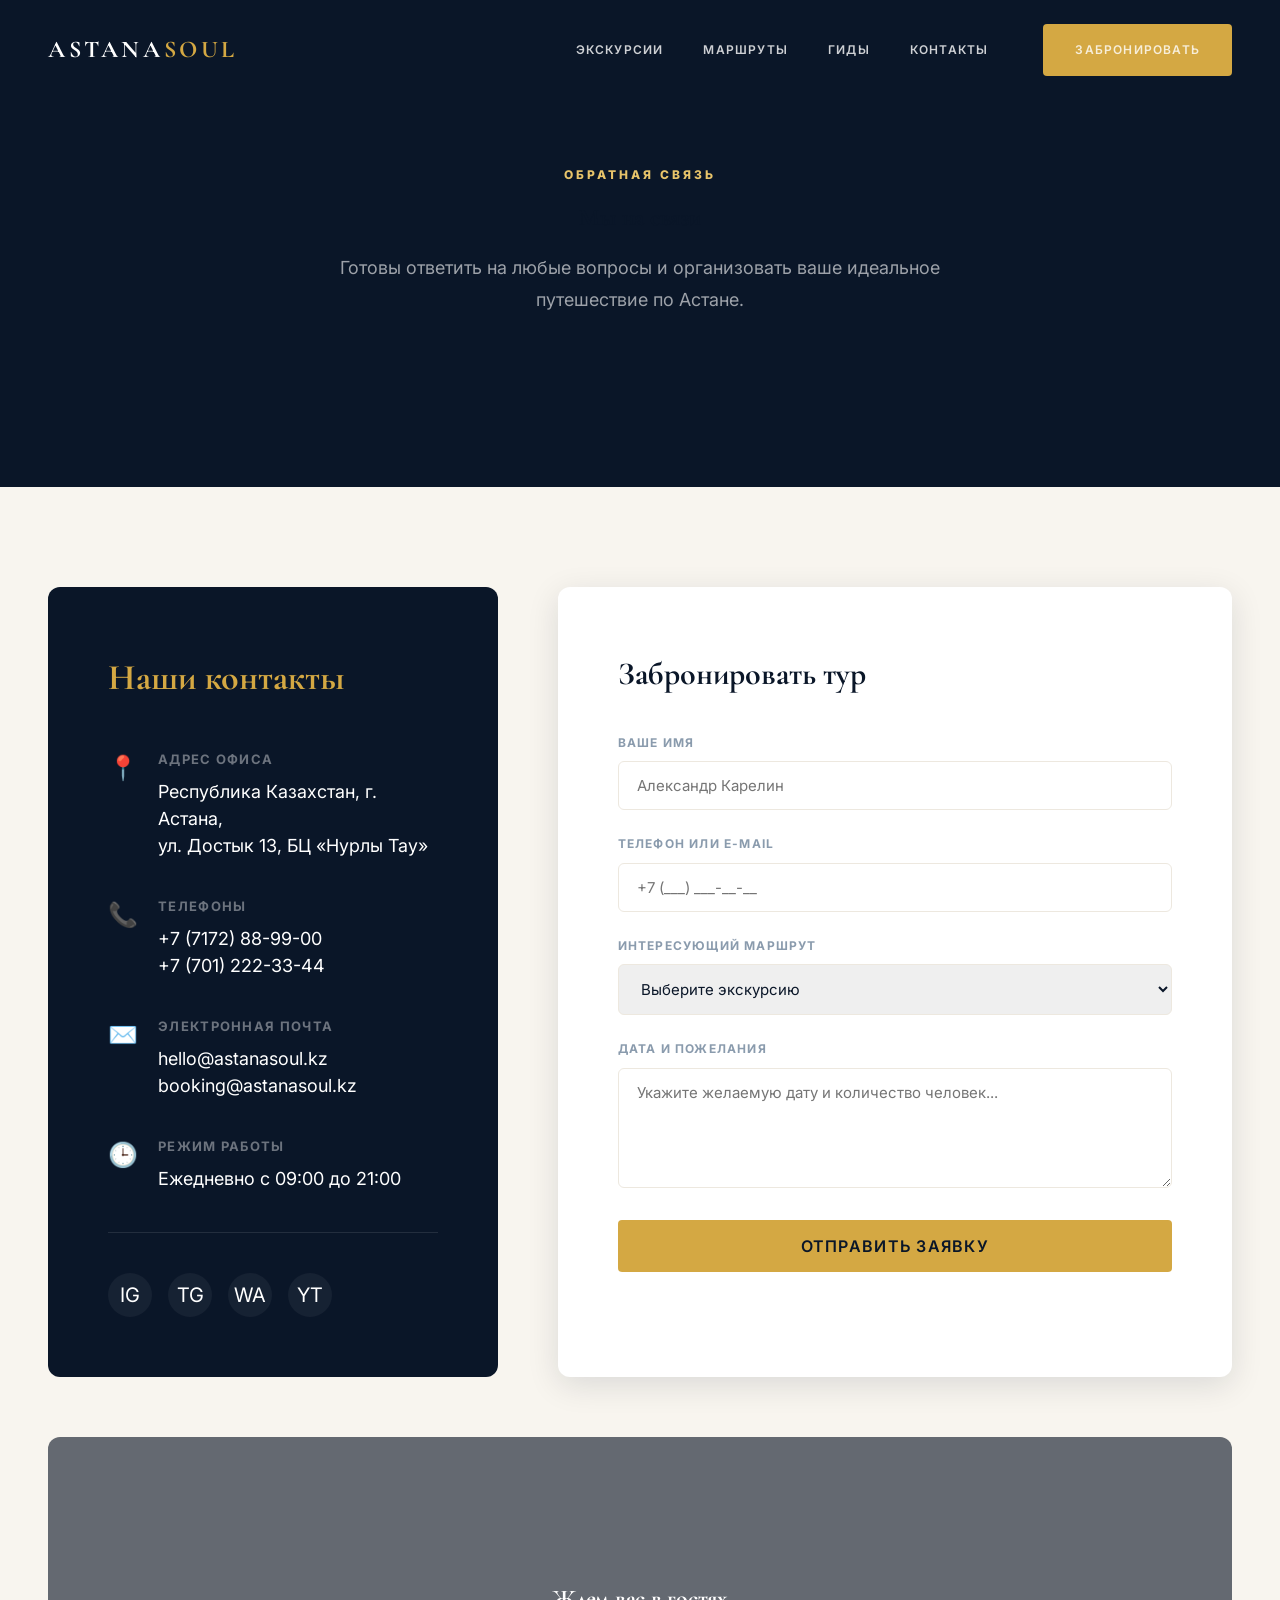
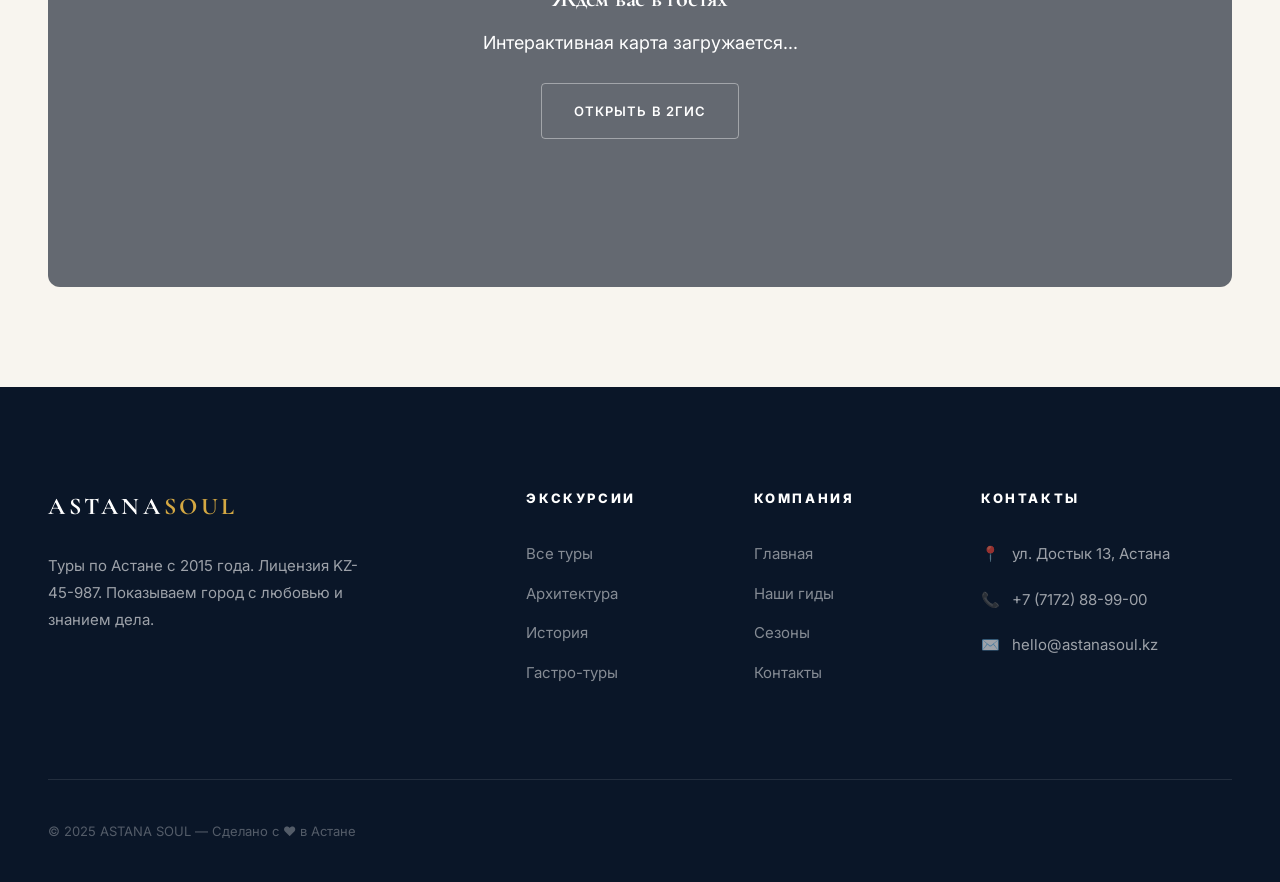
<file: contacts.html>
<!DOCTYPE html>
<html lang="ru">
<head>
  <meta charset="UTF-8">
  <meta name="viewport" content="width=device-width, initial-scale=1.0">
  <title>Контакты — Astana Soul</title>
  <link href="https://fonts.googleapis.com/css2?family=Cormorant+Garamond:ital,wght@0,400;0,600;0,700;1,400;1,600&family=Inter:wght@300;400;500;600&display=swap" rel="stylesheet">
  <link rel="stylesheet" href="main.css">
  <style>
    .contacts-hero {
      background: var(--navy);
      padding: 160px 0 100px;
      text-align: center;
    }
    .contacts-section {
      padding: 100px 0;
      background: var(--ivory);
    }
    .contacts-grid {
      display: grid;
      grid-template-columns: 1fr 1.5fr;
      gap: 60px;
    }
    .contact-info-panel {
      background: var(--navy);
      padding: 60px;
      border-radius: 12px;
      color: white;
    }
    .contact-info-panel h2 {
      font-family: 'Cormorant Garamond', serif;
      font-size: 36px;
      margin-bottom: 40px;
      color: var(--gold);
    }
    .contact-method {
      display: flex;
      gap: 20px;
      margin-bottom: 36px;
    }
    .contact-icon {
      font-size: 24px;
      color: var(--gold);
      flex-shrink: 0;
    }
    .contact-text h4 {
      font-size: 13px;
      text-transform: uppercase;
      letter-spacing: 0.1em;
      color: rgba(255,255,255,0.4);
      margin-bottom: 8px;
    }
    .contact-text p, .contact-text a {
      font-size: 18px;
      color: white;
      text-decoration: none;
      line-height: 1.5;
    }
    .contact-text a:hover {
      color: var(--gold);
    }
    .social-links {
      display: flex;
      gap: 16px;
      margin-top: 40px;
      padding-top: 40px;
      border-top: 1px solid rgba(255,255,255,0.1);
    }
    .social-link-btn {
      width: 44px;
      height: 44px;
      border-radius: 50%;
      background: rgba(255,255,255,0.05);
      display: flex;
      align-items: center;
      justify-content: center;
      color: white;
      text-decoration: none;
      font-size: 20px;
      transition: all 0.3s;
    }
    .social-link-btn:hover {
      background: var(--gold);
      color: var(--navy);
    }

    .booking-form-panel {
      background: white;
      padding: 60px;
      border-radius: 12px;
      box-shadow: var(--shadow-md);
    }
    .booking-form-panel h3 {
      font-family: 'Cormorant Garamond', serif;
      font-size: 32px;
      margin-bottom: 32px;
      color: var(--navy);
    }
    .form-group {
      margin-bottom: 24px;
    }
    .form-group label {
      display: block;
      font-size: 12px;
      font-weight: 700;
      text-transform: uppercase;
      letter-spacing: 0.1em;
      color: var(--text-soft);
      margin-bottom: 8px;
    }
    .form-control {
      width: 100%;
      padding: 14px 18px;
      border: 1.5px solid var(--ivory-dark);
      border-radius: 6px;
      font-family: 'Inter', sans-serif;
      font-size: 15px;
      color: var(--text);
      transition: all 0.3s;
    }
    .form-control:focus {
      outline: none;
      border-color: var(--gold);
      box-shadow: 0 0 0 4px rgba(212,168,67,0.1);
    }
    textarea.form-control {
      min-height: 120px;
      resize: vertical;
    }
    .map-container {
      margin-top: 60px;
      height: 450px;
      border-radius: 12px;
      overflow: hidden;
      background: var(--ivory-dark);
      position: relative;
    }
    .map-placeholder {
      position: absolute;
      inset: 0;
      display: flex;
      flex-direction: column;
      align-items: center;
      justify-content: center;
      background: url('https://images.unsplash.com/photo-1524661135-423995f22d0b?w=1600&q=80') center/cover;
      color: white;
      text-align: center;
      padding: 40px;
    }
    .map-placeholder::after {
      content: '';
      position: absolute;
      inset: 0;
      background: rgba(10,22,40,0.6);
    }
    .map-placeholder-content {
      position: relative;
      z-index: 1;
    }

    @media (max-width: 1024px) {
      .contacts-grid {
        grid-template-columns: 1fr;
      }
      .contact-info-panel, .booking-form-panel {
        padding: 40px;
      }
    }
  </style>
</head>
<body>

  <div id="progress-bar"></div>

  <header class="header" id="header">
    <div class="container">
      <a href="index.html" class="logo">ASTANA<span>SOUL</span></a>
      <nav class="nav">
        <a href="tours.html">Экскурсии</a>
        <a href="seasons.html">Маршруты</a>
        <a href="guides.html">Гиды</a>
        <a href="contacts.html" class="active">Контакты</a>
        <a href="contacts.html" class="btn btn-gold nav-cta">Забронировать</a>
      </nav>
    </div>
  </header>

  <section class="contacts-hero">
    <div class="container">
      <div class="section-head light">
        <span class="eyebrow">Обратная связь</span>
        <h1 class="display">Мы на связи</h1>
        <p>Готовы ответить на любые вопросы и организовать ваше идеальное путешествие по Астане.</p>
      </div>
    </div>
  </section>

  <section class="contacts-section">
    <div class="container">
      <div class="contacts-grid">
        <div class="contact-info-panel">
          <h2>Наши контакты</h2>

          <div class="contact-method">
            <div class="contact-icon">📍</div>
            <div class="contact-text">
              <h4>Адрес офиса</h4>
              <p>Республика Казахстан, г. Астана,<br>ул. Достык 13, БЦ «Нурлы Тау»</p>
            </div>
          </div>

          <div class="contact-method">
            <div class="contact-icon">📞</div>
            <div class="contact-text">
              <h4>Телефоны</h4>
              <p><a href="tel:+77172889900">+7 (7172) 88-99-00</a></p>
              <p><a href="tel:+77012223344">+7 (701) 222-33-44</a></p>
            </div>
          </div>

          <div class="contact-method">
            <div class="contact-icon">✉️</div>
            <div class="contact-text">
              <h4>Электронная почта</h4>
              <p><a href="mailto:hello@astanasoul.kz">hello@astanasoul.kz</a></p>
              <p><a href="mailto:booking@astanasoul.kz">booking@astanasoul.kz</a></p>
            </div>
          </div>

          <div class="contact-method">
            <div class="contact-icon">🕒</div>
            <div class="contact-text">
              <h4>Режим работы</h4>
              <p>Ежедневно с 09:00 до 21:00</p>
            </div>
          </div>

          <div class="social-links">
            <a href="#" class="social-link-btn">IG</a>
            <a href="#" class="social-link-btn">TG</a>
            <a href="#" class="social-link-btn">WA</a>
            <a href="#" class="social-link-btn">YT</a>
          </div>
        </div>

        <div class="booking-form-panel">
          <h3>Забронировать тур</h3>
          <form id="contactForm" onsubmit="alert('Спасибо! Ваша заявка принята. Мы свяжемся с вами в ближайшее время.'); return false;">
            <div class="form-group">
              <label>Ваше имя</label>
              <input type="text" class="form-control" placeholder="Александр Карелин" required>
            </div>
            <div class="form-group">
              <label>Телефон или E-mail</label>
              <input type="text" class="form-control" placeholder="+7 (___) ___-__-__" required>
            </div>
            <div class="form-group">
              <label>Интересующий маршрут</label>
              <select class="form-control">
                <option>Выберите экскурсию</option>
                <option>Футуристическая Астана</option>
                <option>Огни левого берега</option>
                <option>Вкус великой степи</option>
                <option>Бурабай: Маленькая Швейцария</option>
                <option>Другой вариант / Индивидуальный тур</option>
              </select>
            </div>
            <div class="form-group">
              <label>Дата и пожелания</label>
              <textarea class="form-control" placeholder="Укажите желаемую дату и количество человек..."></textarea>
            </div>
            <button type="submit" class="btn btn-gold" style="width: 100%; justify-content: center; font-size: 16px;">Отправить заявку</button>
          </form>
        </div>
      </div>

      <div class="map-container">
        <div class="map-placeholder">
          <div class="map-placeholder-content">
            <h2 class="display" style="color: white; margin-bottom: 16px;">Ждем вас в гостях</h2>
            <p style="font-size: 18px;">Интерактивная карта загружается...</p>
            <div class="btn btn-outline-white" style="margin-top: 24px;">Открыть в 2ГИС</div>
          </div>
        </div>
      </div>
    </div>
  </section>

  <footer>
    <div class="container">
      <div class="footer-grid">
        <div class="footer-brand">
          <span class="logo">ASTANA<span>SOUL</span></span>
          <p>Туры по Астане с 2015 года. Лицензия KZ-45-987. Показываем город с любовью и знанием дела.</p>
        </div>
        <div class="footer-col">
          <h4>Экскурсии</h4>
          <a href="tours.html">Все туры</a>
          <a href="tours.html?cat=Архитектура">Архитектура</a>
          <a href="tours.html?cat=История">История</a>
          <a href="tours.html?cat=Гастрономия">Гастро-туры</a>
        </div>
        <div class="footer-col">
          <h4>Компания</h4>
          <a href="index.html">Главная</a>
          <a href="guides.html">Наши гиды</a>
          <a href="seasons.html">Сезоны</a>
          <a href="contacts.html">Контакты</a>
        </div>
        <div class="footer-col">
          <h4>Контакты</h4>
          <div class="footer-contact-item"><span>📍</span><span>ул. Достык 13, Астана</span></div>
          <div class="footer-contact-item"><span>📞</span><span>+7 (7172) 88-99-00</span></div>
          <div class="footer-contact-item"><span>✉️</span><span>hello@astanasoul.kz</span></div>
        </div>
      </div>
      <div class="footer-bottom">
        <p>© 2025 ASTANA SOUL — Сделано с ❤️ в Астане</p>
      </div>
    </div>
  </footer>

  <script src="main.js"></script>
  <script>
    document.addEventListener('DOMContentLoaded', () => {
      commonUI.initAnimations();
    });
  </script>
</body>
</html>
</file>
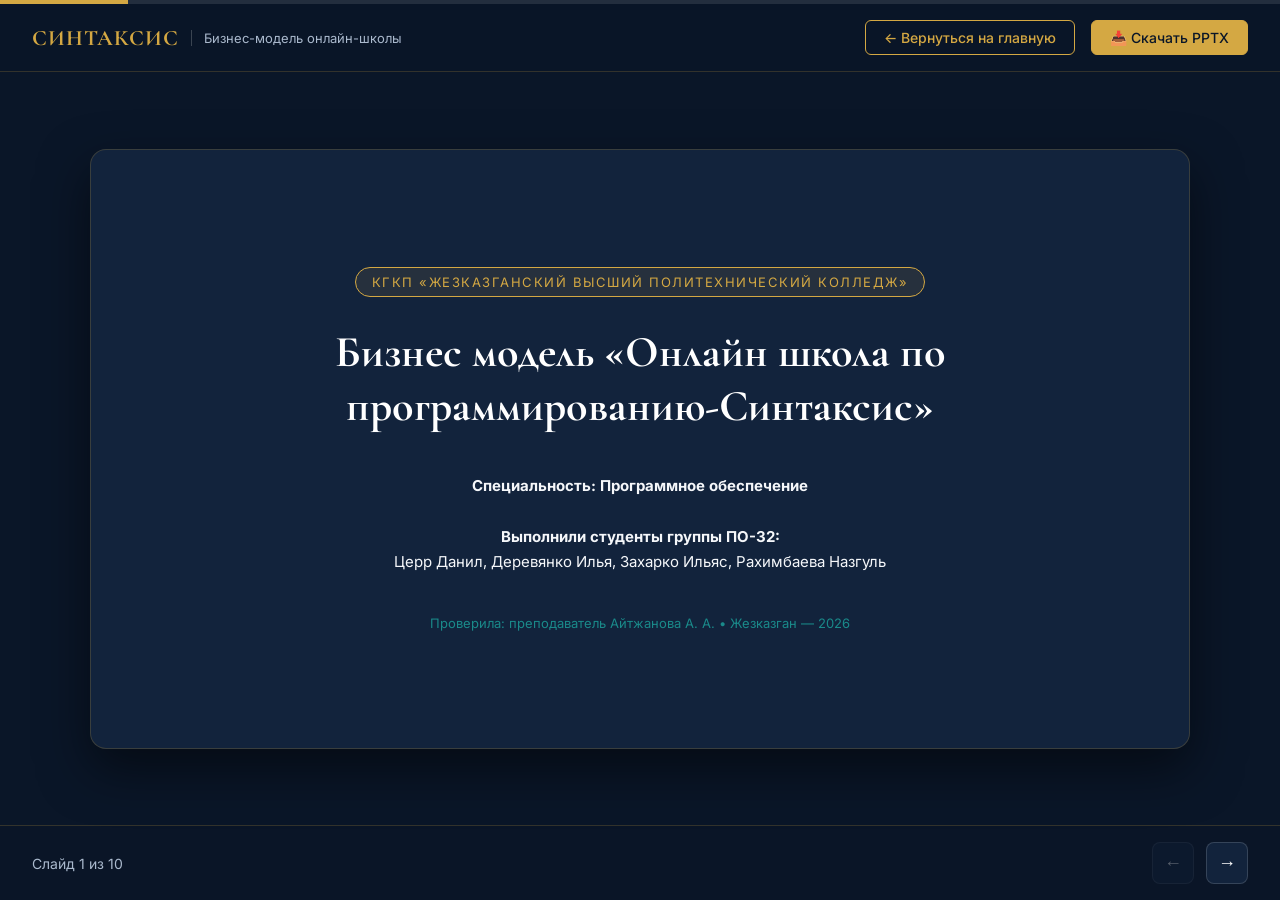
<file: presentation.html>
<!DOCTYPE html>
<html lang="ru">
<head>
  <meta charset="UTF-8">
  <meta name="viewport" content="width=device-width, initial-scale=1.0">
  <title>Презентация — Онлайн-школа «Синтаксис»</title>
  <link href="https://fonts.googleapis.com/css2?family=Cormorant+Garamond:wght@600;700&family=Inter:wght@300;400;500;600;700&display=swap" rel="stylesheet">
  <style>
    :root {
      --bg-dark: #0a1628;
      --bg-card: #12233c;
      --bg-card-hover: #182e4e;
      --accent-gold: #d4a843;
      --accent-teal: #1a8a8a;
      --text-white: #ffffff;
      --text-light: #f5f7fa;
      --text-muted: #aab9cd;
      --border-color: rgba(212, 168, 67, 0.2);
      --font-display: 'Cormorant Garamond', Georgia, serif;
      --font-body: 'Inter', -apple-system, BlinkMacSystemFont, sans-serif;
    }

    * {
      box-sizing: border-box;
      margin: 0;
      padding: 0;
    }

    body {
      font-family: var(--font-body);
      background-color: var(--bg-dark);
      color: var(--text-light);
      min-height: 100vh;
      display: flex;
      flex-direction: column;
      overflow-x: hidden;
    }

    /* TOP BAR & NAV */
    header {
      background: rgba(10, 22, 40, 0.95);
      backdrop-filter: blur(10px);
      border-bottom: 1px solid var(--border-color);
      padding: 16px 32px;
      display: flex;
      justify-content: space-between;
      align-items: center;
      position: sticky;
      top: 0;
      z-index: 100;
    }

    .brand {
      display: flex;
      align-items: center;
      gap: 12px;
    }

    .brand-title {
      font-family: var(--font-display);
      font-size: 22px;
      font-weight: 700;
      letter-spacing: 1px;
      color: var(--accent-gold);
      text-transform: uppercase;
    }

    .brand-subtitle {
      font-size: 13px;
      color: var(--text-muted);
      border-left: 1px solid rgba(255, 255, 255, 0.2);
      padding-left: 12px;
    }

    .controls {
      display: flex;
      align-items: center;
      gap: 16px;
    }

    .btn {
      background: transparent;
      border: 1px solid var(--accent-gold);
      color: var(--accent-gold);
      padding: 8px 18px;
      border-radius: 6px;
      cursor: pointer;
      font-family: var(--font-body);
      font-size: 14px;
      font-weight: 500;
      transition: all 0.25s ease;
      display: inline-flex;
      align-items: center;
      gap: 8px;
      text-decoration: none;
    }

    .btn:hover {
      background: var(--accent-gold);
      color: var(--bg-dark);
    }

    .btn-solid {
      background: var(--accent-gold);
      color: var(--bg-dark);
    }

    .btn-solid:hover {
      background: #e5b954;
      color: var(--bg-dark);
    }

    /* SLIDE CONTAINER */
    .deck-container {
      flex: 1;
      display: flex;
      justify-content: center;
      align-items: center;
      padding: 40px 20px;
      position: relative;
    }

    .slide {
      background: var(--bg-card);
      border: 1px solid var(--border-color);
      border-radius: 16px;
      width: 100%;
      max-width: 1100px;
      min-height: 600px;
      padding: 48px;
      display: none;
      flex-direction: column;
      box-shadow: 0 20px 50px rgba(0,0,0,0.5);
      animation: fadeIn 0.4s ease;
      position: relative;
    }

    .slide.active {
      display: flex;
    }

    @keyframes fadeIn {
      from { opacity: 0; transform: translateY(10px); }
      to { opacity: 1; transform: translateY(0); }
    }

    .slide-eyebrow {
      font-size: 12px;
      font-weight: 700;
      text-transform: uppercase;
      letter-spacing: 2px;
      color: var(--accent-gold);
      margin-bottom: 8px;
    }

    .slide-title {
      font-family: var(--font-display);
      font-size: 34px;
      font-weight: 700;
      color: var(--text-white);
      margin-bottom: 24px;
      line-height: 1.2;
    }

    /* GRID & CARDS INSIDE SLIDES */
    .grid-2 {
      display: grid;
      grid-template-columns: 1fr 1fr;
      gap: 24px;
      flex: 1;
    }

    .grid-3 {
      display: grid;
      grid-template-columns: repeat(3, 1fr);
      gap: 24px;
      flex: 1;
    }

    .info-card {
      background: rgba(10, 22, 40, 0.6);
      border: 1px solid rgba(255, 255, 255, 0.08);
      border-radius: 12px;
      padding: 24px;
      display: flex;
      flex-direction: column;
      gap: 12px;
    }

    .info-card h3 {
      font-size: 18px;
      color: var(--accent-gold);
      font-weight: 600;
    }

    .info-card h3.teal {
      color: var(--accent-teal);
    }

    .info-card p {
      font-size: 14px;
      color: var(--text-muted);
      line-height: 1.6;
    }

    .list-item {
      margin-bottom: 12px;
    }

    .list-item-title {
      font-size: 15px;
      font-weight: 600;
      color: var(--text-white);
      margin-bottom: 2px;
    }

    .list-item-desc {
      font-size: 13px;
      color: var(--text-muted);
      line-height: 1.5;
    }

    /* COVER SLIDE */
    .cover-slide {
      text-align: center;
      justify-content: center;
      align-items: center;
      gap: 16px;
      padding: 60px 40px;
    }

    .cover-badge {
      font-size: 13px;
      letter-spacing: 1.5px;
      text-transform: uppercase;
      color: var(--accent-gold);
      background: rgba(212, 168, 67, 0.1);
      border: 1px solid var(--accent-gold);
      padding: 6px 16px;
      border-radius: 20px;
    }

    .cover-title {
      font-family: var(--font-display);
      font-size: 44px;
      font-weight: 700;
      color: var(--text-white);
      margin: 12px 0;
      max-width: 850px;
    }

    .cover-team {
      font-size: 15px;
      color: var(--text-light);
      margin-top: 12px;
      line-height: 1.7;
    }

    .cover-footer {
      font-size: 13px;
      color: var(--accent-teal);
      margin-top: 24px;
    }

    /* METRIC CARDS */
    .metric-value {
      font-family: var(--font-display);
      font-size: 36px;
      font-weight: 700;
      color: var(--accent-gold);
    }

    .metric-label {
      font-size: 15px;
      font-weight: 600;
      color: var(--text-white);
    }

    .price-tag {
      font-size: 24px;
      font-weight: 700;
      color: var(--accent-gold);
      margin: 4px 0;
    }

    .duration-tag {
      font-size: 12px;
      color: var(--accent-teal);
      font-weight: 600;
      text-transform: uppercase;
      letter-spacing: 1px;
    }

    /* FOOTER BAR & NAVIGATION CONTROLS */
    .deck-footer {
      background: rgba(10, 22, 40, 0.95);
      border-top: 1px solid var(--border-color);
      padding: 16px 32px;
      display: flex;
      justify-content: space-between;
      align-items: center;
    }

    .slide-counter {
      font-size: 14px;
      color: var(--text-muted);
    }

    .nav-btns {
      display: flex;
      gap: 12px;
    }

    .nav-btn {
      background: var(--bg-card);
      border: 1px solid rgba(255, 255, 255, 0.15);
      color: var(--text-white);
      width: 42px;
      height: 42px;
      border-radius: 8px;
      cursor: pointer;
      display: flex;
      align-items: center;
      justify-content: center;
      font-size: 18px;
      transition: all 0.2s ease;
    }

    .nav-btn:hover:not(:disabled) {
      background: var(--accent-gold);
      color: var(--bg-dark);
      border-color: var(--accent-gold);
    }

    .nav-btn:disabled {
      opacity: 0.3;
      cursor: not-allowed;
    }

    .progress-bar-wrap {
      height: 4px;
      background: rgba(255, 255, 255, 0.1);
      width: 100%;
    }

    .progress-bar-fill {
      height: 100%;
      background: var(--accent-gold);
      width: 10%;
      transition: width 0.3s ease;
    }

    @media (max-width: 768px) {
      .grid-2, .grid-3 {
        grid-template-columns: 1fr;
      }
      .slide {
        padding: 24px;
      }
      .cover-title {
        font-size: 32px;
      }
    }
  </style>
</head>
<body>

  <!-- PROGRESS BAR -->
  <div class="progress-bar-wrap">
    <div class="progress-bar-fill" id="progressFill"></div>
  </div>

  <!-- HEADER -->
  <header>
    <div class="brand">
      <span class="brand-title">СИНТАКСИС</span>
      <span class="brand-subtitle">Бизнес-модель онлайн-школы</span>
    </div>
    <div class="controls">
      <a href="index.html" class="btn">← Вернуться на главную</a>
      <a href="презентация_синтаксис.pptx" class="btn btn-solid" download>📥 Скачать PPTX</a>
    </div>
  </header>

  <!-- DECK CONTAINER -->
  <div class="deck-container">

    <!-- SLIDE 1 -->
    <div class="slide cover-slide active" data-slide="1">
      <div class="cover-badge">КГКП «Жезказганский высший политехнический колледж»</div>
      <h1 class="cover-title">Бизнес модель «Онлайн школа по программированию-Синтаксис»</h1>
      <div class="cover-team">
        <strong>Специальность: Программное обеспечение</strong><br><br>
        <strong>Выполнили студенты группы ПО-32:</strong><br>
        Церр Данил, Деревянко Илья, Захарко Ильяс, Рахимбаева Назгуль
      </div>
      <div class="cover-footer">
        Проверила: преподаватель Айтжанова А. А. &bull; Жезказган — 2026
      </div>
    </div>

    <!-- SLIDE 2 -->
    <div class="slide" data-slide="2">
      <div class="slide-eyebrow">Раздел 1</div>
      <h2 class="slide-title">1. Ключевые ценности</h2>
      <div style="display: flex; flex-direction: column; gap: 12px; flex: 1;">
        <div class="info-card">
          <h3>💳 Гибкая система оплаты</h3>
          <p>В виде ежемесячной или разовой подписки.</p>
        </div>
        <div class="info-card">
          <h3>🔍 Полная прозрачность обучения</h3>
          <p>Честный подход без необоснованных громких обещаний.</p>
        </div>
        <div class="info-card">
          <h3>💻 Акцентирование на практику</h3>
          <p>Практический подход в программе обучения с поддержкой наставников.</p>
        </div>
        <div class="info-card">
          <h3>🏆 Мотивация и Хакатоны</h3>
          <p>Мотивация студентов проверить полученные знания в различных «Хакатонах».</p>
        </div>
        <div class="info-card">
          <h3>📜 Сертификаты с QR-проверкой</h3>
          <p>Выдача официального документа в виде сертификата об окончании курса с проверкой на подлинность через QR-код.</p>
        </div>
      </div>
    </div>

    <!-- SLIDE 3 -->
    <div class="slide" data-slide="3">
      <div class="slide-eyebrow">Раздел 2</div>
      <h2 class="slide-title">2. Сегменты потребителей</h2>
      <div class="grid-2">
        <div class="info-card">
          <h3>🎯 На старте проекта</h3>
          <div class="list-item">
            <div class="list-item-title">Дети и подростки от 10 до 18 лет</div>
            <div class="list-item-desc">Основная аудитория, заинтересованная в изучении программирования и цифровой грамотности.</div>
          </div>
          <div class="list-item">
            <div class="list-item-title">Их родители</div>
            <div class="list-item-desc">Заинтересованы в полезном досуге и будущей профессии ребенка.</div>
          </div>
        </div>

        <div class="info-card">
          <h3 class="teal">🚀 Стратегический план</h3>
          <div class="list-item">
            <div class="list-item-title">Курсы для взрослой аудитории</div>
            <div class="list-item-desc">При масштабировании проекта — помощь тем, кому нужна смена специальности.</div>
          </div>
          <div class="list-item">
            <div class="list-item-title">Грамотность в работе с ИИ</div>
            <div class="list-item-desc">Обучение работе с искусственным интеллектом для практических задач.</div>
          </div>
        </div>
      </div>
    </div>

    <!-- SLIDE 4 -->
    <div class="slide" data-slide="4">
      <div class="slide-eyebrow">Раздел 3</div>
      <h2 class="slide-title">3. Каналы взаимодействия</h2>
      <div class="grid-2">
        <div class="info-card">
          <h3>🎧 Discord</h3>
          <p style="color: var(--text-white); font-weight: 500;">Уроки и демонстрация экрана:</p>
          <p>Платформа с удобными функциями и голосовыми чатами для проведения онлайн-уроков, демонстрации экрана наставнику в хорошем качестве — абсолютно необходимая функция для работы с учениками.</p>
        </div>

        <div class="info-card">
          <h3 class="teal">📱 Instagram, Telegram, TikTok</h3>
          <p style="color: var(--text-white); font-weight: 500;">Продвижение и реклама:</p>
          <p>Площадки с большой концентрацией молодой и взрослой аудиторией. Именно в них проще всего разместить рекламу и привлечь интерес.</p>
        </div>

        <div class="info-card">
          <h3>🏫 Школы Казахстана</h3>
          <p>Многие подростки рассматривают возможность обучиться программированию. Учебная программа конкурентов остается неактуальной, а мы предоставляем актуальный материал здесь и сейчас.</p>
        </div>

        <div class="info-card">
          <h3 class="teal">🚶‍♂️ Работа с промоутерами</h3>
          <p>Офлайн-привлечение и прямое информирование школьников и родителей.</p>
        </div>
      </div>
    </div>

    <!-- SLIDE 5 -->
    <div class="slide" data-slide="5">
      <div class="slide-eyebrow">Раздел 4</div>
      <h2 class="slide-title">4. Отношения с клиентами</h2>
      <div class="info-card" style="margin-bottom: 16px;">
        <h3 style="color: var(--accent-gold);">Честность и прозрачность вместо избитых фраз</h3>
        <p style="font-style: italic; color: var(--text-light);">
          «Мы не можем себе позволить использовать избитые фразы вроде "Профессия будущего" или "Гарантированное трудоустройство". Рекламная кампания должна обличать обман, что программирование — это просто. Мы обещаем максимально упростить сложное и вместо иллюзии обучения предоставить настоящую пользу и навыки.»
        </p>
      </div>

      <div class="grid-2">
        <div class="info-card">
          <div class="list-item-title">🎮 Геймификация и интерактив</div>
          <div class="list-item-desc">Для удержания внимания детей и высокой вовлеченности.</div>
          <div class="list-item-title" style="margin-top: 10px;">📊 Отчеты для родителей</div>
          <div class="list-item-desc">Ежемесячные отчеты об успеваемости и прогрессе ребенка.</div>
        </div>
        <div class="info-card">
          <div class="list-item-title">🔍 Контроль процесса обучения</div>
          <div class="list-item-desc">Полный контроль от поступления до завершения курса.</div>
          <div class="list-item-title" style="margin-top: 10px;">📜 Подлинные сертификаты</div>
          <div class="list-item-desc">Предоставление официального документа с QR-проверкой.</div>
        </div>
      </div>
    </div>

    <!-- SLIDE 6 -->
    <div class="slide" data-slide="6">
      <div class="slide-eyebrow">Раздел 5</div>
      <h2 class="slide-title">5. Потоки дохода и Расчет выручки</h2>
      <div class="grid-3" style="margin-bottom: 16px;">
        <div class="info-card">
          <h3>Frontend Junior</h3>
          <div class="price-tag">23 000 ₸ <span style="font-size: 13px; color: var(--text-muted);">/ мес</span></div>
          <div class="duration-tag">4 месяца обучения</div>
          <p style="font-size: 12px; margin-top: 6px;">
            23 000 ₸ × 12 чел × 4 группы − 10% =<br><strong style="color: var(--accent-gold); font-size: 15px;">993 600 ₸ / мес</strong>
          </p>
        </div>

        <div class="info-card">
          <h3>UI/UX Дизайн</h3>
          <div class="price-tag">19 000 ₸ <span style="font-size: 13px; color: var(--text-muted);">/ мес</span></div>
          <div class="duration-tag">4 месяца обучения</div>
          <p style="font-size: 12px; margin-top: 6px;">
            19 000 ₸ × 12 чел × 4 группы − 10% =<br><strong style="color: var(--accent-gold); font-size: 15px;">820 800 ₸ / мес</strong>
          </p>
        </div>

        <div class="info-card">
          <h3>Основы Python</h3>
          <div class="price-tag">27 000 ₸ <span style="font-size: 13px; color: var(--text-muted);">/ мес</span></div>
          <div class="duration-tag">5 месяцев обучения</div>
          <p style="font-size: 12px; margin-top: 6px;">
            27 000 ₸ × 12 чел × 4 группы − 10% =<br><strong style="color: var(--accent-gold); font-size: 15px;">1 166 400 ₸ / мес</strong>
          </p>
        </div>
      </div>

      <div class="info-card" style="border-color: var(--accent-gold);">
        <div style="font-size: 20px; font-weight: 700; color: var(--accent-gold);">Итого суммарный доход в месяц: 2 980 800 ₸</div>
        <p style="font-size: 13px; margin-top: 4px;">
          • Скидка 10% при разовой оплате всего курса | • Скидка 20% по одноразовому коду выпускника для знакомых на 1-й месяц.<br>
          • Перспектива: Индивидуальное наставничество при масштабировании.
        </p>
      </div>
    </div>

    <!-- SLIDE 7 -->
    <div class="slide" data-slide="7">
      <div class="slide-eyebrow">Разделы 6 и 7</div>
      <h2 class="slide-title">6. Ключевые ресурсы & 7. Ключевые действия</h2>
      <div class="grid-2">
        <div class="info-card">
          <h3>🧩 Ключевые ресурсы</h3>
          <div class="list-item">
            <div class="list-item-title">Команда</div>
            <div class="list-item-desc">3 куратора-преподавателя (по 4 группы каждый) + 1 администратор.</div>
          </div>
          <div class="list-item">
            <div class="list-item-title">Техническая база</div>
            <div class="list-item-desc">Сайт, хостинг, веб-приложение, Телеграм бот.</div>
          </div>
          <div class="list-item">
            <div class="list-item-title">Методическая база</div>
            <div class="list-item-desc">Уникальные программы 70% практики / 30% теории, хакатоны.</div>
          </div>
        </div>

        <div class="info-card">
          <h3 class="teal">⚙️ Ключевые действия</h3>
          <div class="list-item">
            <div class="list-item-desc">• Заработок стартового капитала на фриланс-проектах.</div>
            <div class="list-item-desc">• Создание полной программы обучения и загрузка на платформу.</div>
            <div class="list-item-desc">• Регистрация проекта как ИП по упрощёнке.</div>
            <div class="list-item-desc">• Проведение маркетинговой кампании.</div>
            <div class="list-item-desc">• Контроль оплат и отчеты для родителей.</div>
            <div class="list-item-desc">• Проведение соревнований и хакатонов.</div>
          </div>
        </div>
      </div>
    </div>

    <!-- SLIDE 8 -->
    <div class="slide" data-slide="8">
      <div class="slide-eyebrow">Раздел 8</div>
      <h2 class="slide-title">8. Ключевые партнёры</h2>
      <div class="grid-2">
        <div class="info-card">
          <h3>🖥️ Инфраструктура</h3>
          <div class="list-item-title">Хостинг-провайдеры</div>
          <div class="list-item-desc">Обеспечение работы веб-платформы, сайта и Телеграм бота.</div>
        </div>

        <div class="info-card">
          <h3 class="teal">🎓 Образование и продвижение</h3>
          <div class="list-item-title">Школы Казахстана</div>
          <div class="list-item-desc">Информирование школьников и привлечение заинтересованных учеников.</div>
        </div>

        <div class="info-card">
          <h3>📣 Маркетинг</h3>
          <div class="list-item-title">Инфлюенсеры & Реклама</div>
          <div class="list-item-desc">Инфлюенсеры в Instagram и Telegram, рекламные площадки и работы промоутеров.</div>
        </div>

        <div class="info-card">
          <h3 class="teal">🤝 Партнерство школ</h3>
          <div class="list-item-title">Другие онлайн-школы</div>
          <div class="list-item-desc">Возможное сотрудничество с проектами, дополняющими наши курсы.</div>
        </div>
      </div>
    </div>

    <!-- SLIDE 9 -->
    <div class="slide" data-slide="9">
      <div class="slide-eyebrow">Раздел 9</div>
      <h2 class="slide-title">9. Структура расходов и Финансовый результат</h2>
      <div class="grid-2">
        <div class="info-card">
          <h3>📋 Ежемесячные затраты</h3>
          <div class="list-item-desc">• Зарплата кураторов: 3 × 250 000 ₸ = <strong>750 000 ₸</strong></div>
          <div class="list-item-desc">• Зарплата администратора: <strong>280 000 ₸</strong></div>
          <div class="list-item-desc">• Хостинг: <strong>20 000 ₸</strong></div>
          <div class="list-item-desc">• Буст Discord сервера: <strong>17 000 ₸</strong></div>
          <div class="list-item-desc">• Реклама и промоутеры: <strong>300 000 ₸</strong></div>
          <div class="list-item-desc">• Подоходный налог 4% (с 2 980 800 ₸): <strong>119 300 ₸</strong></div>
        </div>

        <div class="info-card">
          <h3 class="teal">💵 Расчет чистой прибыли</h3>
          <div style="font-size: 13px; color: var(--text-muted);">
            2 980 800 − 119 300 − 750 000 − 280 000 − 20 000 − 17 000 − 300 000
          </div>
          <div style="font-size: 32px; font-weight: 700; color: var(--accent-gold); font-family: var(--font-display); margin: 8px 0;">
            1 494 500 ₸ / мес
          </div>

          <hr style="border: 0; border-top: 1px solid rgba(255,255,255,0.1); margin: 10px 0;">
          <h4 style="color: var(--text-white);">💼 Стартовый капитал: 1 500 000 ₸</h4>
          <p style="font-size: 12px; color: var(--text-muted);">
            Без кредитов! Формируется самостоятельно за полгода работы на фриланс-биржах.
          </p>
        </div>
      </div>
    </div>

    <!-- SLIDE 10 -->
    <div class="slide" data-slide="10">
      <div class="slide-eyebrow">Заключение</div>
      <h2 class="slide-title">Итог проекта</h2>
      <div class="info-card" style="padding: 40px; text-align: center; justify-content: center; gap: 24px;">
        <p style="font-size: 22px; color: var(--text-white); line-height: 1.6; max-width: 800px; margin: 0 auto;">
          При правильном выполнении указанных шагов, этот бизнес-проект вполне рентабелен и имеет высокий потенциал.
        </p>
        <div style="font-family: var(--font-display); font-size: 42px; font-weight: 700; color: var(--accent-gold); margin-top: 20px;">
          Спасибо за внимание!
        </div>
      </div>
    </div>

  </div>

  <!-- FOOTER CONTROLS -->
  <div class="deck-footer">
    <div class="slide-counter" id="slideCounter">Слайд 1 из 10</div>
    <div class="nav-btns">
      <button class="nav-btn" id="prevBtn" title="Предыдущий слайд">←</button>
      <button class="nav-btn" id="nextBtn" title="Следующий слайд">→</button>
    </div>
  </div>

  <script>
    let currentSlide = 1;
    const totalSlides = 10;

    const slides = document.querySelectorAll('.slide');
    const prevBtn = document.getElementById('prevBtn');
    const nextBtn = document.getElementById('nextBtn');
    const slideCounter = document.getElementById('slideCounter');
    const progressFill = document.getElementById('progressFill');

    function updateDeck() {
      slides.forEach((slide, idx) => {
        if (idx + 1 === currentSlide) {
          slide.classList.add('active');
        } else {
          slide.classList.remove('active');
        }
      });

      slideCounter.textContent = `Слайд ${currentSlide} из ${totalSlides}`;
      progressFill.style.width = `${(currentSlide / totalSlides) * 100}%`;

      prevBtn.disabled = currentSlide === 1;
      nextBtn.disabled = currentSlide === totalSlides;
    }

    prevBtn.addEventListener('click', () => {
      if (currentSlide > 1) {
        currentSlide--;
        updateDeck();
      }
    });

    nextBtn.addEventListener('click', () => {
      if (currentSlide < totalSlides) {
        currentSlide++;
        updateDeck();
      }
    });

    document.addEventListener('keydown', (e) => {
      if (e.key === 'ArrowRight' || e.key === 'Space') {
        if (currentSlide < totalSlides) {
          currentSlide++;
          updateDeck();
        }
      } else if (e.key === 'ArrowLeft') {
        if (currentSlide > 1) {
          currentSlide--;
          updateDeck();
        }
      }
    });

    updateDeck();
  </script>
</body>
</html>
</file>
<file: main.css>
:root {
      --navy: #0A1628;
      --navy-mid: #152238;
      --navy-soft: #1E3050;
      --gold: #D4A843;
      --gold-light: #E8C46A;
      --gold-pale: #F5E8C0;
      --teal: #1A8A8A;
      --teal-light: #22A8A8;
      --ivory: #F8F5EF;
      --ivory-dark: #EDE8DF;
      --white: #FFFFFF;
      --text: #0A1628;
      --text-mid: #3D5068;
      --text-soft: #8A9BAD;
      --shadow-sm: 0 2px 12px rgba(10,22,40,0.08);
      --shadow-md: 0 8px 32px rgba(10,22,40,0.12);
      --shadow-lg: 0 20px 60px rgba(10,22,40,0.18);
      --transition: all 0.4s cubic-bezier(0.165, 0.84, 0.44, 1);
    }

    *, *::before, *::after { margin: 0; padding: 0; box-sizing: border-box; }

    html { scroll-behavior: smooth; }

    body {
      font-family: 'Inter', sans-serif;
      color: var(--text);
      background: var(--white);
      line-height: 1.7;
      overflow-x: hidden;
    }

    /* ── PROGRESS BAR ── */
    #progress-bar {
      position: fixed; top: 0; left: 0; height: 4px;
      background: linear-gradient(90deg, var(--gold), var(--teal));
      width: 0%; z-index: 9999; transition: width 0.1s linear;
    }

    /* ── TYPOGRAPHY ── */
    .display {
      font-family: 'Cormorant Garamond', serif;
      font-weight: 700;
      line-height: 1.1;
      letter-spacing: -0.01em;
    }
    .display-italic {
      font-family: 'Cormorant Garamond', serif;
      font-style: italic;
      font-weight: 600;
    }

    /* ── LAYOUT ── */
    .container { max-width: 1240px; margin: 0 auto; padding: 0 28px; }
    section { padding: 120px 0; }

    /* ── BUTTONS ── */
    .btn {
      display: inline-flex; align-items: center; justify-content: center; gap: 10px;
      padding: 16px 32px; border-radius: 4px; font-weight: 600;
      font-family: 'Inter', sans-serif; font-size: 13px;
      letter-spacing: 0.08em; text-transform: uppercase;
      text-decoration: none; cursor: pointer; border: none;
      transition: var(--transition);
    }
    .btn-gold { background: var(--gold); color: var(--navy); }
    .btn-gold:hover { background: var(--gold-light); transform: translateY(-2px); box-shadow: 0 8px 25px rgba(212,168,67,0.3); }
    .btn-outline-gold { border: 1.5px solid var(--gold); color: var(--gold); background: transparent; }
    .btn-outline-gold:hover { background: var(--gold); color: var(--navy); }
    .btn-outline-white { border: 1.5px solid rgba(255,255,255,0.4); color: white; background: transparent; }
    .btn-outline-white:hover { border-color: white; background: rgba(255,255,255,0.1); transform: translateY(-2px); }
    .btn-teal { background: var(--teal); color: white; }
    .btn-teal:hover { background: var(--teal-light); transform: translateY(-2px); }

    /* ── HEADER ── */
    .header {
      position: fixed; top: 0; left: 0; right: 0; z-index: 1000;
      padding: 24px 0;
      transition: var(--transition);
    }
    .header.scrolled {
      background: rgba(10,22,40,0.95);
      backdrop-filter: blur(15px);
      padding: 16px 0;
      box-shadow: 0 2px 20px rgba(0,0,0,0.1);
    }
    .header .container { display: flex; align-items: center; justify-content: space-between; }
    .logo {
      font-family: 'Cormorant Garamond', serif;
      font-size: 24px; font-weight: 700;
      color: white; letter-spacing: 0.15em; text-transform: uppercase;
      text-decoration: none;
    }
    .logo span { color: var(--gold); }
    .nav { display: flex; gap: 40px; align-items: center; }
    .nav a {
      color: rgba(255,255,255,0.8); font-size: 12px; font-weight: 600;
      text-decoration: none; letter-spacing: 0.1em; text-transform: uppercase;
      transition: color 0.3s;
    }
    .nav a:hover { color: var(--gold); }
    .nav-cta { margin-left: 15px; }

    /* ── HERO ── */
    .hero {
      position: relative;
      height: 100vh;
      display: flex; align-items: center;
      background: var(--navy);
      overflow: hidden;
    }
    .hero-bg {
      position: absolute; inset: 0;
      background: url('https://images.unsplash.com/photo-1628108500213-90d16c5ef821?auto=format&fit=crop&w=1920&q=80') center/cover no-repeat;
      opacity: 0.4;
      transform: scale(1.05);
      animation: heroZoom 20s infinite alternate linear;
    }
    @keyframes heroZoom { from { transform: scale(1); } to { transform: scale(1.1); } }
    .hero-overlay {
      position: absolute; inset: 0;
      background: linear-gradient(135deg, rgba(10,22,40,0.95) 0%, rgba(10,22,40,0.4) 50%, rgba(26,138,138,0.3) 100%);
    }
    .hero-content {
      position: relative; z-index: 2;
      max-width: 850px;
    }
    .hero-eyebrow {
      display: inline-flex; align-items: center; gap: 12px;
      color: var(--gold); font-size: 12px; font-weight: 700;
      letter-spacing: 0.25em; text-transform: uppercase;
      margin-bottom: 32px;
    }
    .hero-eyebrow::before {
      content: ''; display: block;
      width: 40px; height: 1px; background: var(--gold);
    }
    .hero h1 {
      font-size: clamp(56px, 8vw, 100px);
      color: white;
      margin-bottom: 32px;
    }
    .hero h1 em {
      font-style: italic; color: var(--gold-light);
      display: block; font-weight: 600;
    }
    .hero-desc {
      font-size: 18px; color: rgba(255,255,255,0.75);
      max-width: 560px; margin-bottom: 48px; line-height: 1.8;
    }
    .hero-actions { display: flex; gap: 20px; flex-wrap: wrap; }
    .hero-stats {
      position: absolute; bottom: 0; left: 0; right: 0; z-index: 2;
      border-top: 1px solid rgba(255,255,255,0.1);
    }
    .hero-stats-inner {
      display: grid; grid-template-columns: repeat(4, 1fr);
      padding: 32px 0;
    }
    .hero-stat {
      padding: 0 32px; border-right: 1px solid rgba(255,255,255,0.1);
      text-align: center;
    }
    .hero-stat:last-child { border-right: none; }
    .hero-stat .num {
      font-family: 'Cormorant Garamond', serif;
      font-size: 42px; font-weight: 700; color: var(--gold);
      display: block; line-height: 1;
    }
    .hero-stat .label { font-size: 11px; color: rgba(255,255,255,0.5); letter-spacing: 0.1em; margin-top: 8px; text-transform: uppercase; }

    /* ── SEARCH BAR ── */
    .search-section {
      background: white;
      box-shadow: var(--shadow-lg);
      position: relative; z-index: 10;
      margin-top: -60px;
      border-radius: 8px;
    }
    .search-inner {
      display: flex; align-items: stretch;
      border: 1px solid var(--ivory-dark);
      border-radius: 8px; overflow: hidden;
    }
    .search-field {
      flex: 1; display: flex; flex-direction: column;
      padding: 24px 32px;
      border-right: 1px solid var(--ivory-dark);
      transition: background 0.3s;
    }
    .search-field:hover { background: var(--ivory); }
    .search-field:last-of-type { border-right: none; }
    .search-field label {
      font-size: 10px; font-weight: 800; letter-spacing: 0.15em;
      text-transform: uppercase; color: var(--text-soft); margin-bottom: 8px;
    }
    .search-field select, .search-field input {
      font-family: 'Inter', sans-serif; font-size: 15px; font-weight: 600;
      color: var(--text); background: transparent; border: none; outline: none;
      cursor: pointer; appearance: none; -webkit-appearance: none;
    }
    .search-btn-wrap {
      padding: 12px; background: var(--white); display: flex; align-items: center;
    }
    .search-btn-wrap .btn { height: 100%; border-radius: 4px; padding: 0 40px; }

    /* ── SECTION HEADINGS ── */
    .section-head { text-align: center; margin-bottom: 70px; }
    .section-head .eyebrow {
      display: inline-block; font-size: 12px; font-weight: 800;
      letter-spacing: 0.25em; text-transform: uppercase;
      color: var(--teal); margin-bottom: 20px;
    }
    .section-head h2 {
      font-family: 'Cormorant Garamond', serif;
      font-size: clamp(40px, 5vw, 64px); font-weight: 700;
      color: var(--navy); line-height: 1.1;
    }
    .section-head p {
      font-size: 18px; color: var(--text-mid);
      max-width: 600px; margin: 20px auto 0; line-height: 1.8;
    }
    .section-head.light h2 { color: white; }
    .section-head.light .eyebrow { color: var(--gold-light); }
    .section-head.light p { color: rgba(255,255,255,0.6); }

    /* ── TOUR CARDS ── */
    .tours-grid {
      display: grid;
      grid-template-columns: repeat(auto-fill, minmax(360px, 1fr));
      gap: 32px;
    }
    .tour-card {
      background: white; border-radius: 12px;
      overflow: hidden; box-shadow: var(--shadow-sm);
      transition: var(--transition);
      cursor: pointer; position: relative;
      border: 1px solid var(--ivory-dark);
    }
    .tour-card:hover { transform: translateY(-10px); box-shadow: var(--shadow-lg); border-color: var(--gold); }
    .tour-card:hover .card-img img { transform: scale(1.1); }
    .card-img { overflow: hidden; position: relative; height: 260px; }
    .card-img img { width: 100%; height: 100%; object-fit: cover; transition: transform 0.8s ease; }
    .card-badge {
      position: absolute; top: 20px; left: 20px;
      background: var(--navy); color: white;
      font-size: 11px; font-weight: 700; letter-spacing: 0.1em;
      padding: 6px 14px; border-radius: 4px; text-transform: uppercase;
    }
    .card-badge.teal { background: var(--teal); }
    .card-badge.gold { background: var(--gold); color: var(--navy); }
    .card-body { padding: 32px; }
    .card-cat { font-size: 11px; color: var(--teal); font-weight: 800; letter-spacing: 0.15em; text-transform: uppercase; margin-bottom: 12px; }
    .card-body h3 {
      font-family: 'Cormorant Garamond', serif;
      font-size: 26px; font-weight: 700; color: var(--navy);
      margin-bottom: 14px; line-height: 1.2;
    }
    .card-meta { display: flex; gap: 20px; font-size: 14px; color: var(--text-soft); margin-bottom: 24px; }
    .card-meta span { display: flex; align-items: center; gap: 6px; }
    .card-footer { display: flex; align-items: center; justify-content: space-between; padding-top: 24px; border-top: 1px solid var(--ivory-dark); }
    .card-price {
      font-family: 'Cormorant Garamond', serif;
      font-size: 30px; font-weight: 700; color: var(--navy);
    }
    .card-price span { font-size: 14px; font-family: 'Inter', sans-serif; font-weight: 400; color: var(--text-soft); margin-left: 4px; }
    .card-arrow {
      width: 44px; height: 44px; border-radius: 50%;
      background: var(--ivory); display: flex; align-items: center; justify-content: center;
      color: var(--navy); font-size: 18px; transition: var(--transition);
    }
    .tour-card:hover .card-arrow { background: var(--gold); color: var(--navy); transform: translateX(5px); }

    /* ── MODAL ── */
    .modal-overlay {
      position: fixed; inset: 0; background: rgba(10,22,40,0.9);
      backdrop-filter: blur(8px); z-index: 2000;
      display: flex; align-items: center; justify-content: center;
      opacity: 0; pointer-events: none; transition: opacity 0.4s ease;
      padding: 20px;
    }
    .modal-overlay.active { opacity: 1; pointer-events: auto; }
    .modal-content {
      background: white; width: 100%; max-width: 1000px; max-height: 90vh;
      border-radius: 16px; overflow: hidden; position: relative;
      display: flex; transform: translateY(40px); transition: transform 0.5s cubic-bezier(0.165, 0.84, 0.44, 1);
    }
    .modal-overlay.active .modal-content { transform: translateY(0); }
    .modal-close {
      position: absolute; top: 24px; right: 24px; width: 44px; height: 44px;
      background: white; border-radius: 50%; display: flex; align-items: center; justify-content: center;
      cursor: pointer; z-index: 10; box-shadow: var(--shadow-md); font-size: 20px; transition: var(--transition);
    }
    .modal-close:hover { background: var(--gold); color: var(--navy); transform: rotate(90deg); }
    .modal-left { flex: 0 0 45%; overflow: hidden; }
    .modal-left img { width: 100%; height: 100%; object-fit: cover; }
    .modal-right { flex: 1; padding: 60px; overflow-y: auto; background: var(--white); }
    .modal-cat { color: var(--teal); font-weight: 800; font-size: 11px; text-transform: uppercase; letter-spacing: 0.2em; margin-bottom: 15px; display: block; }
    .modal-title { font-family: 'Cormorant Garamond', serif; font-size: 42px; color: var(--navy); margin-bottom: 25px; line-height: 1.1; }
    .modal-desc { font-size: 16px; color: var(--text-mid); margin-bottom: 35px; line-height: 1.8; }
    .modal-route-title { font-size: 12px; font-weight: 800; text-transform: uppercase; letter-spacing: 0.2em; color: var(--teal); margin-bottom: 25px; border-bottom: 1px solid var(--ivory-dark); padding-bottom: 10px; display: inline-block; }
    .route-list { list-style: none; }
    .route-item { position: relative; padding-left: 30px; margin-bottom: 25px; }
    .route-item::before { content: ''; position: absolute; left: 0; top: 6px; width: 8px; height: 8px; background: var(--gold); border-radius: 50%; }
    .route-item::after { content: ''; position: absolute; left: 3.5px; top: 14px; width: 1px; height: calc(100% + 15px); background: var(--ivory-dark); }
    .route-item:last-child::after { display: none; }
    .route-item h4 { font-size: 16px; color: var(--navy); margin-bottom: 6px; font-weight: 700; }
    .route-item p { font-size: 14px; color: var(--text-soft); line-height: 1.5; }
    .modal-footer { margin-top: 40px; display: flex; align-items: center; justify-content: space-between; padding-top: 30px; border-top: 1px solid var(--ivory-dark); }

    /* ── CATEGORIES ── */
    .cats-grid { display: grid; grid-template-columns: repeat(6, 1fr); gap: 20px; }
    .cat-item {
      background: var(--ivory); border-radius: 12px;
      padding: 40px 20px; text-align: center;
      cursor: pointer; transition: var(--transition);
      border: 1px solid transparent;
    }
    .cat-item:hover { border-color: var(--gold); background: white; transform: translateY(-5px); box-shadow: var(--shadow-md); }
    .cat-icon { font-size: 40px; display: block; margin-bottom: 15px; }
    .cat-item h3 { font-size: 14px; font-weight: 700; color: var(--navy); letter-spacing: 0.05em; text-transform: uppercase; }

    /* ── FEATURES ── */
    .features { background: var(--navy); padding: 80px 0; }
    .features-grid { display: grid; grid-template-columns: repeat(4, 1fr); gap: 40px; }
    .feature {
      text-align: center;
      padding: 0 20px;
    }
    .feature-icon { font-size: 32px; margin-bottom: 24px; display: block; }
    .feature h4 { font-size: 18px; color: white; margin-bottom: 12px; font-weight: 700; font-family: 'Cormorant Garamond', serif; }
    .feature p { font-size: 14px; color: rgba(255,255,255,0.5); line-height: 1.7; }

    /* ── GUIDES ── */
    .guides-grid { display: grid; grid-template-columns: repeat(4, 1fr); gap: 32px; }
    .guide-card {
      background: white;
      text-align: center; padding: 48px 32px;
      border: 1px solid var(--ivory-dark); border-radius: 12px;
      transition: var(--transition);
    }
    .guide-card:hover { border-color: var(--gold); box-shadow: var(--shadow-md); transform: translateY(-5px); }
    .guide-avatar-img {
      width: 120px; height: 120px;
      border-radius: 50%; object-fit: cover;
      margin-bottom: 24px; display: block; margin-left: auto; margin-right: auto;
      border: 3px solid var(--ivory-dark); padding: 5px; background: white;
      transition: var(--transition);
    }
    .guide-card:hover .guide-avatar-img { border-color: var(--gold); }
    .guide-name { font-family: 'Cormorant Garamond', serif; font-size: 26px; font-weight: 700; color: var(--navy); margin-bottom: 8px; }
    .guide-info { font-size: 14px; color: var(--text-mid); line-height: 1.8; margin-bottom: 20px; }
    .guide-rating { display: inline-flex; align-items: center; gap: 8px; font-size: 14px; font-weight: 700; color: var(--gold); }

    /* ── SEASONS ── */
    .seasons-grid { display: grid; grid-template-columns: repeat(4, 1fr); gap: 0; }
    .season {
      padding: 80px 48px; border-right: 1px solid rgba(255,255,255,0.1);
      position: relative; overflow: hidden;
      transition: var(--transition);
    }
    .season:last-child { border-right: none; }
    .season-emoji { font-size: 48px; display: block; margin-bottom: 30px; }
    .season h3 {
      font-family: 'Cormorant Garamond', serif;
      font-size: 32px; font-weight: 700; color: white; margin-bottom: 16px;
    }
    .season p { font-size: 15px; color: rgba(255,255,255,0.6); line-height: 1.8; margin-bottom: 30px; }
    .season-tag { font-size: 12px; color: var(--gold); font-weight: 700; letter-spacing: 0.1em; text-transform: uppercase; }
    .season:hover { background: rgba(255,255,255,0.05); }

    /* ── NUMBERS ── */
    .numbers { background: var(--ivory); }
    .numbers-grid { display: grid; grid-template-columns: repeat(4, 1fr); gap: 2px; }
    .number-item {
      background: white; padding: 64px 40px; text-align: center;
    }
    .number-item .emoji { font-size: 40px; display: block; margin-bottom: 20px; }
    .number-item .num {
      font-family: 'Cormorant Garamond', serif;
      font-size: 64px; font-weight: 700; color: var(--navy);
      line-height: 1; display: block;
    }
    .number-item .desc { font-size: 14px; color: var(--text-soft); margin-top: 15px; text-transform: uppercase; letter-spacing: 0.1em; font-weight: 700; }

    /* ── GALLERY ── */
    .gallery-track {
      display: flex; gap: 20px;
      overflow-x: auto; padding-bottom: 20px;
      scrollbar-width: none;
      cursor: grab;
    }
    .gallery-track::-webkit-scrollbar { display: none; }
    .gallery-item {
      flex-shrink: 0; width: 400px; height: 300px;
      border-radius: 12px; overflow: hidden; position: relative;
    }
    .gallery-item img { width: 100%; height: 100%; object-fit: cover; transition: transform 1s ease; }
    .gallery-item:hover img { transform: scale(1.1); }

    /* ── REVIEWS ── */
    .reviews-grid { display: grid; grid-template-columns: repeat(3, 1fr); gap: 32px; }
    .review-card {
      background: white; border: 1px solid var(--ivory-dark);
      border-radius: 12px; padding: 48px;
      transition: var(--transition);
    }
    .review-card:hover { border-color: var(--gold); box-shadow: var(--shadow-md); transform: translateY(-5px); }
    .review-stars { color: var(--gold); font-size: 14px; margin-bottom: 24px; letter-spacing: 4px; }
    .review-text { font-size: 16px; color: var(--text-mid); line-height: 1.8; font-style: italic; margin-bottom: 32px; position: relative; }
    .review-text::before { content: '“'; position: absolute; left: -25px; top: -10px; font-size: 60px; color: var(--ivory-dark); font-family: serif; }
    .review-author { display: flex; align-items: center; gap: 16px; }
    .review-avatar { width: 48px; height: 48px; border-radius: 50%; background: var(--ivory-dark); display: flex; align-items: center; justify-content: center; font-size: 20px; }
    .review-name { font-weight: 700; font-size: 15px; color: var(--navy); }
    .review-city { font-size: 13px; color: var(--text-soft); }

    /* ── FOOTER ── */
    footer { background: var(--navy); padding: 100px 0 40px; color: rgba(255,255,255,0.6); }
    .footer-grid { display: grid; grid-template-columns: 2.5fr 1fr 1fr 1.5fr; gap: 60px; margin-bottom: 80px; }
    .footer-brand .logo { font-size: 24px; display: block; margin-bottom: 24px; }
    .footer-brand p { font-size: 15px; line-height: 1.8; max-width: 320px; }
    .footer-col h4 { color: white; font-size: 13px; font-weight: 800; letter-spacing: 0.2em; text-transform: uppercase; margin-bottom: 32px; }
    .footer-col a { display: block; color: rgba(255,255,255,0.5); font-size: 15px; text-decoration: none; margin-bottom: 14px; transition: color 0.3s; }
    .footer-col a:hover { color: var(--gold); }
    .footer-contact-item { display: flex; gap: 12px; margin-bottom: 20px; font-size: 15px; }
    .footer-bottom { border-top: 1px solid rgba(255,255,255,0.1); padding-top: 40px; display: flex; justify-content: space-between; align-items: center; }
    .footer-bottom p { font-size: 13px; color: rgba(255,255,255,0.3); }
    .socials { display: flex; gap: 20px; }
    .social-btn {
      width: 44px; height: 44px; border-radius: 50%;
      border: 1px solid rgba(255,255,255,0.15);
      display: flex; align-items: center; justify-content: center;
      font-size: 18px; text-decoration: none; color: white;
      transition: var(--transition);
    }
    .social-btn:hover { border-color: var(--gold); background: var(--gold); color: var(--navy); transform: translateY(-5px); }

    /* ── RESPONSIVE ── */
    @media (max-width: 1024px) {
      .cats-grid { grid-template-columns: repeat(3, 1fr); }
      .features-grid { grid-template-columns: repeat(2, 1fr); }
      .guides-grid { grid-template-columns: repeat(2, 1fr); }
      .seasons-grid { grid-template-columns: repeat(2, 1fr); }
      .footer-grid { grid-template-columns: repeat(2, 1fr); }
      .modal-content { flex-direction: column; max-height: 95vh; }
      .modal-left { flex: 0 0 300px; }
    }
    @media (max-width: 768px) {
      section { padding: 80px 0; }
      .nav { display: none; }
      .hero h1 { font-size: 48px; }
      .hero-stats-inner { grid-template-columns: repeat(2, 1fr); }
      .search-inner { flex-direction: column; }
      .search-field { border-right: none; border-bottom: 1px solid var(--ivory-dark); }
      .tours-grid { grid-template-columns: 1fr; }
      .numbers-grid, .reviews-grid { grid-template-columns: 1fr; }
      .guides-grid, .seasons-grid { grid-template-columns: 1fr; }
      .footer-grid { grid-template-columns: 1fr; }
    }
</file>
